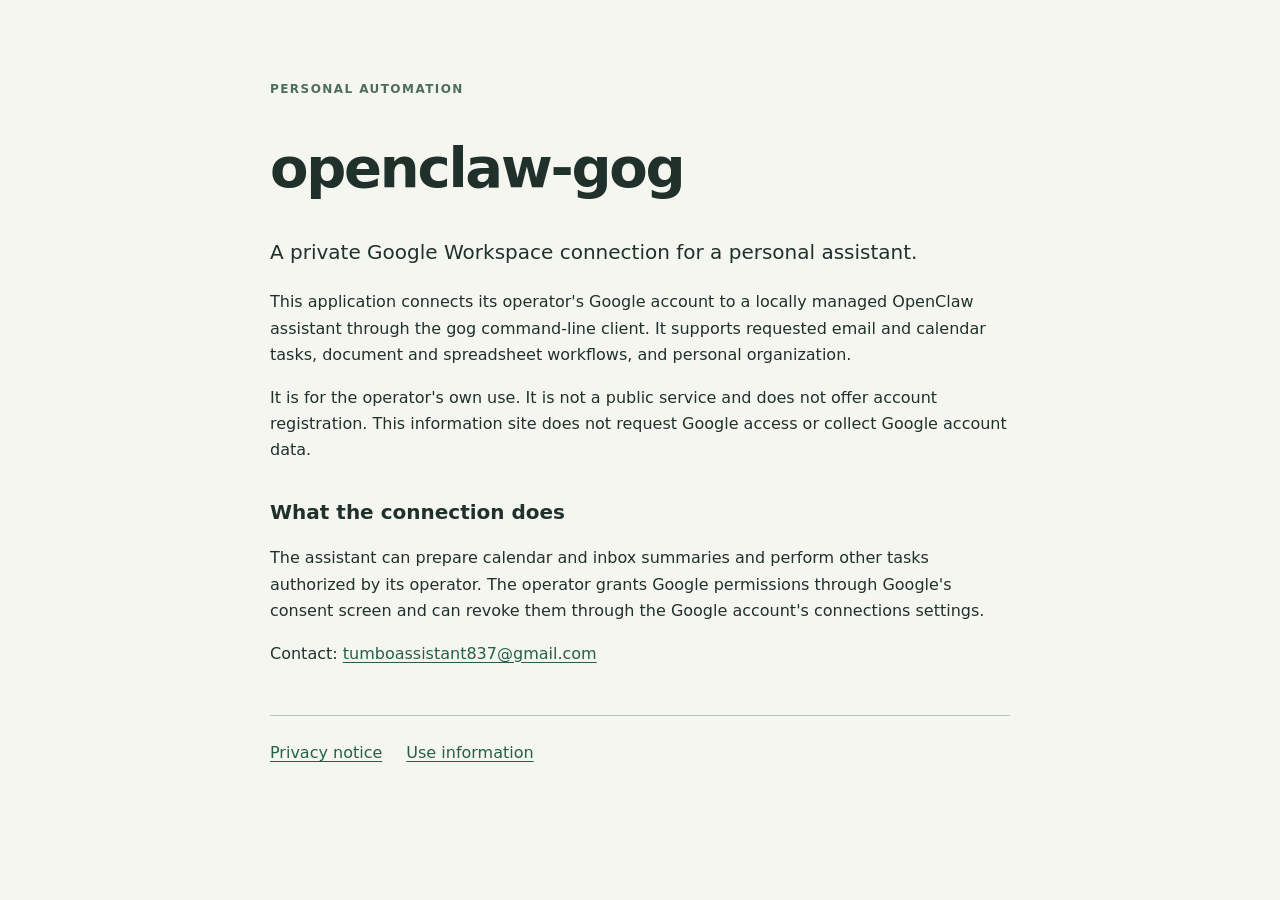
<file: index.html>
<!doctype html>
<html lang="en"><head><meta charset="utf-8"><meta name="viewport" content="width=device-width,initial-scale=1"><meta name="robots" content="noindex"><title>openclaw-gog — Personal workspace assistant</title><link rel="stylesheet" href="style.css"></head>
<body><main><p class="eyebrow">Personal automation</p><h1>openclaw-gog</h1><p class="lead">A private Google Workspace connection for a personal assistant.</p><p>This application connects its operator's Google account to a locally managed OpenClaw assistant through the gog command-line client. It supports requested email and calendar tasks, document and spreadsheet workflows, and personal organization.</p><p>It is for the operator's own use. It is not a public service and does not offer account registration. This information site does not request Google access or collect Google account data.</p><h2>What the connection does</h2><p>The assistant can prepare calendar and inbox summaries and perform other tasks authorized by its operator. The operator grants Google permissions through Google's consent screen and can revoke them through the Google account's connections settings.</p><p>Contact: <a href="mailto:tumboassistant837@gmail.com">tumboassistant837@gmail.com</a></p><nav><a href="privacy.html">Privacy notice</a><a href="terms.html">Use information</a></nav></main></body></html>
</file>
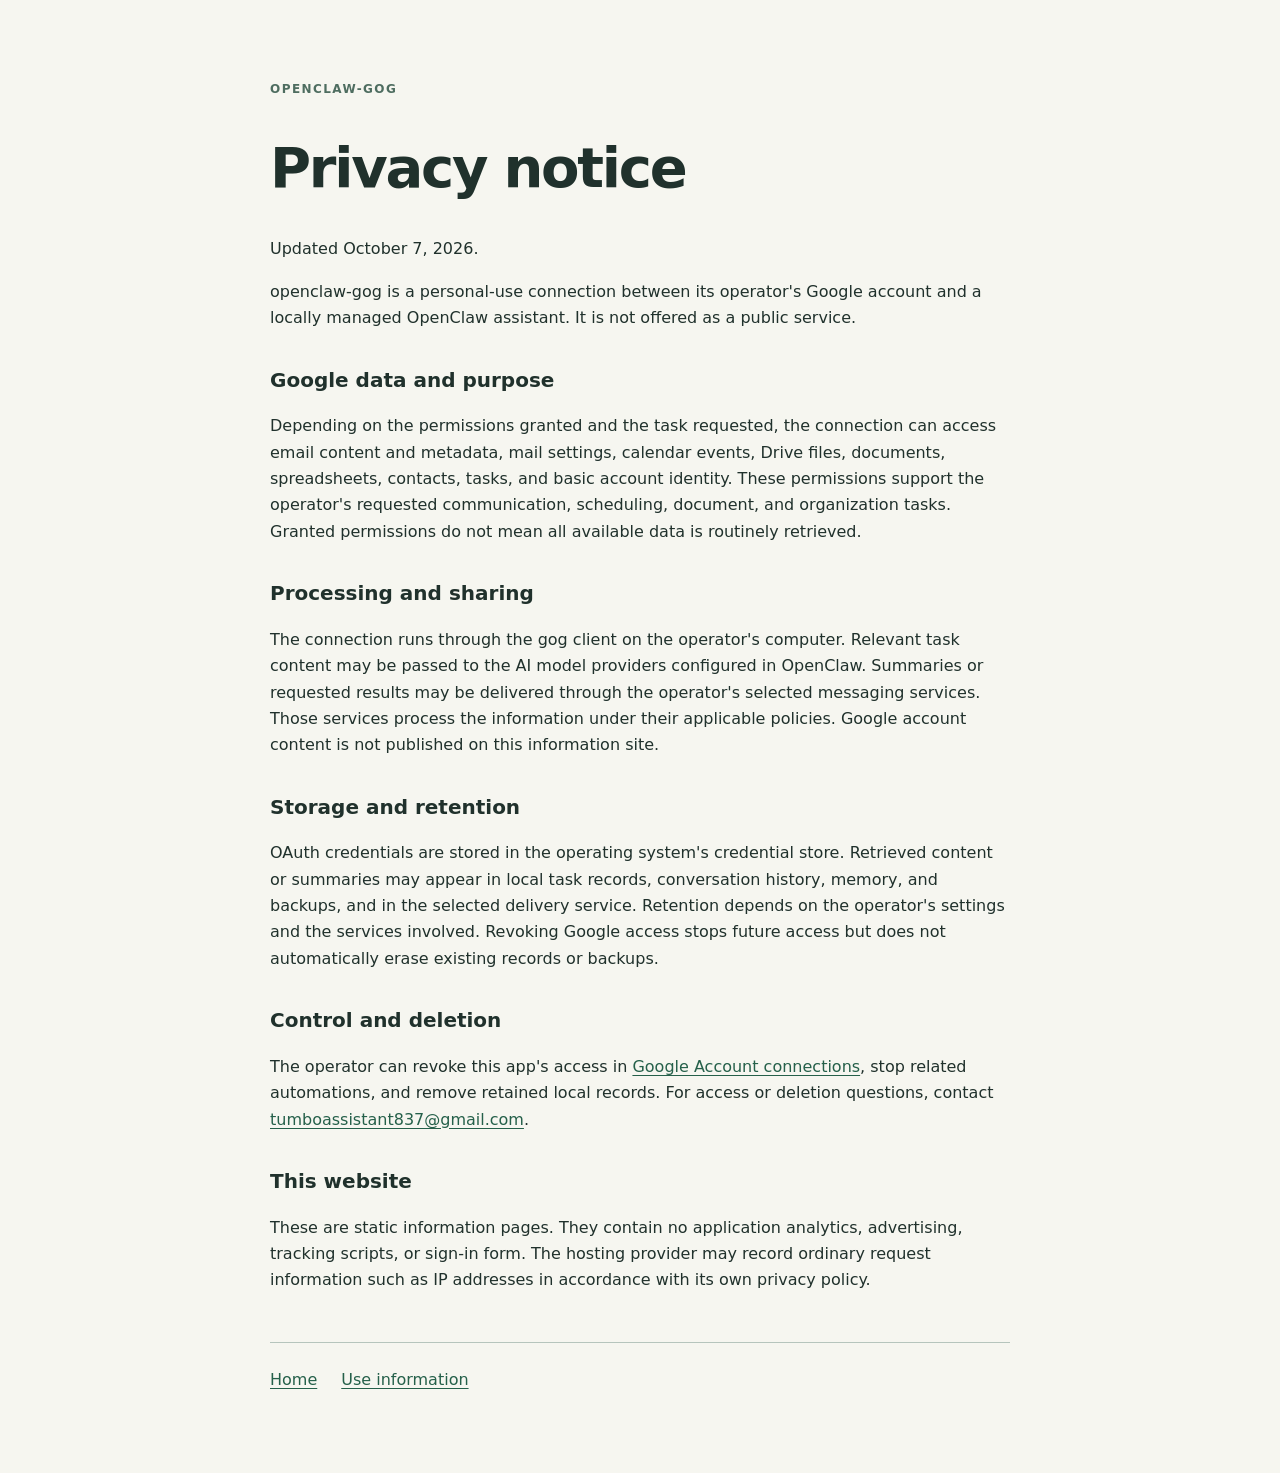
<file: privacy.html>
<!doctype html>
<html lang="en"><head><meta charset="utf-8"><meta name="viewport" content="width=device-width,initial-scale=1"><meta name="robots" content="noindex"><title>Privacy notice — openclaw-gog</title><link rel="stylesheet" href="style.css"></head>
<body><main><p class="eyebrow">openclaw-gog</p><h1>Privacy notice</h1><p>Updated October 7, 2026.</p><p>openclaw-gog is a personal-use connection between its operator's Google account and a locally managed OpenClaw assistant. It is not offered as a public service.</p><h2>Google data and purpose</h2><p>Depending on the permissions granted and the task requested, the connection can access email content and metadata, mail settings, calendar events, Drive files, documents, spreadsheets, contacts, tasks, and basic account identity. These permissions support the operator's requested communication, scheduling, document, and organization tasks. Granted permissions do not mean all available data is routinely retrieved.</p><h2>Processing and sharing</h2><p>The connection runs through the gog client on the operator's computer. Relevant task content may be passed to the AI model providers configured in OpenClaw. Summaries or requested results may be delivered through the operator's selected messaging services. Those services process the information under their applicable policies. Google account content is not published on this information site.</p><h2>Storage and retention</h2><p>OAuth credentials are stored in the operating system's credential store. Retrieved content or summaries may appear in local task records, conversation history, memory, and backups, and in the selected delivery service. Retention depends on the operator's settings and the services involved. Revoking Google access stops future access but does not automatically erase existing records or backups.</p><h2>Control and deletion</h2><p>The operator can revoke this app's access in <a href="https://myaccount.google.com/connections">Google Account connections</a>, stop related automations, and remove retained local records. For access or deletion questions, contact <a href="mailto:tumboassistant837@gmail.com">tumboassistant837@gmail.com</a>.</p><h2>This website</h2><p>These are static information pages. They contain no application analytics, advertising, tracking scripts, or sign-in form. The hosting provider may record ordinary request information such as IP addresses in accordance with its own privacy policy.</p><nav><a href="index.html">Home</a><a href="terms.html">Use information</a></nav></main></body></html>
</file>
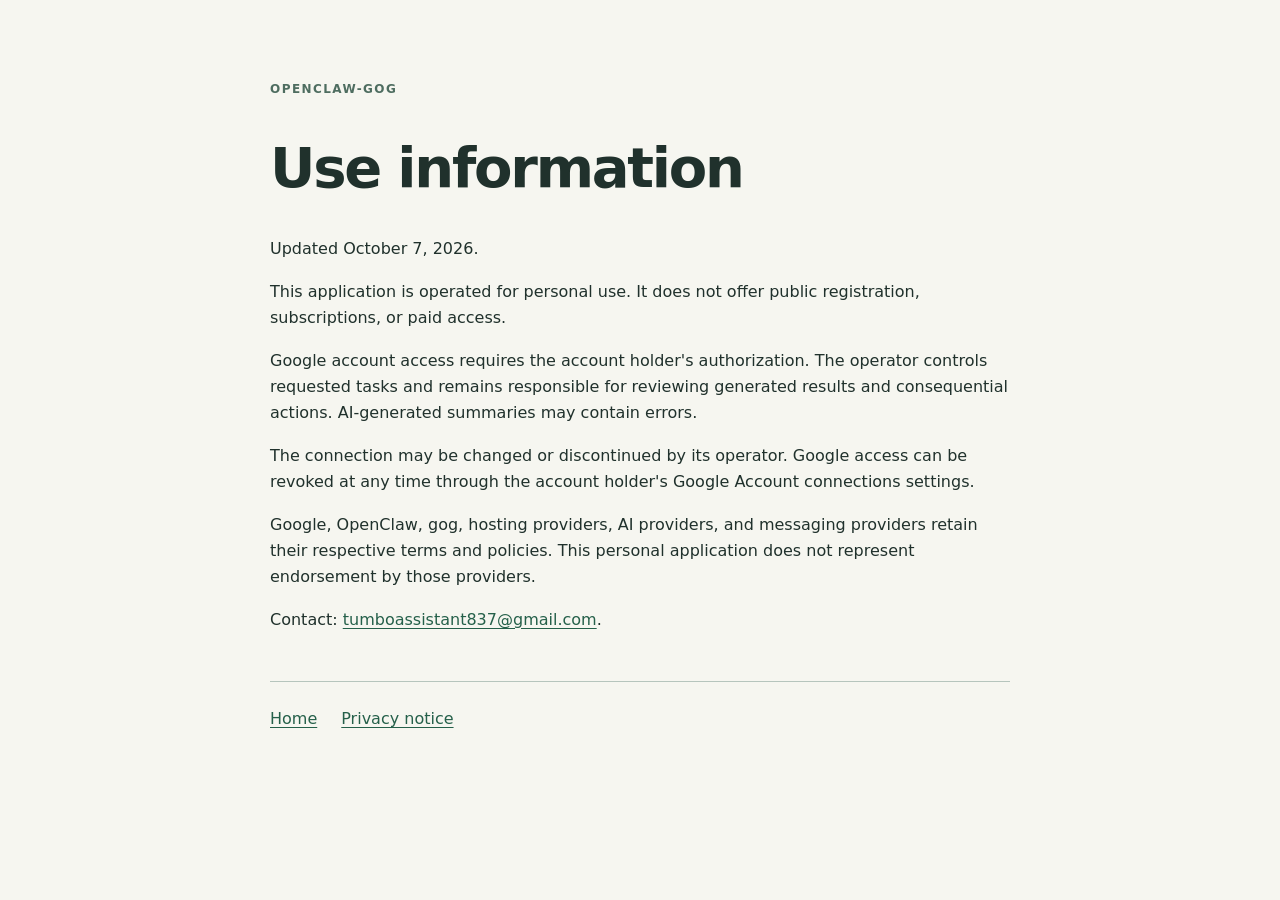
<file: terms.html>
<!doctype html>
<html lang="en"><head><meta charset="utf-8"><meta name="viewport" content="width=device-width,initial-scale=1"><meta name="robots" content="noindex"><title>Use information — openclaw-gog</title><link rel="stylesheet" href="style.css"></head>
<body><main><p class="eyebrow">openclaw-gog</p><h1>Use information</h1><p>Updated October 7, 2026.</p><p>This application is operated for personal use. It does not offer public registration, subscriptions, or paid access.</p><p>Google account access requires the account holder's authorization. The operator controls requested tasks and remains responsible for reviewing generated results and consequential actions. AI-generated summaries may contain errors.</p><p>The connection may be changed or discontinued by its operator. Google access can be revoked at any time through the account holder's Google Account connections settings.</p><p>Google, OpenClaw, gog, hosting providers, AI providers, and messaging providers retain their respective terms and policies. This personal application does not represent endorsement by those providers.</p><p>Contact: <a href="mailto:tumboassistant837@gmail.com">tumboassistant837@gmail.com</a>.</p><nav><a href="index.html">Home</a><a href="privacy.html">Privacy notice</a></nav></main></body></html>
</file>
<file: style.css>
:root{color-scheme:light dark;font-family:system-ui,-apple-system,BlinkMacSystemFont,"Segoe UI",sans-serif;line-height:1.65;color:#20312c;background:#f6f6f0}*{box-sizing:border-box}body{margin:0;padding:2rem 1.25rem}main{max-width:740px;margin:3rem auto}h1{font-size:clamp(2.2rem,6vw,3.5rem);line-height:1.1;letter-spacing:-.04em}h2{font-size:1.25rem;margin-top:2rem}.eyebrow{text-transform:uppercase;letter-spacing:.12em;font-size:.75rem;font-weight:700;color:#4e6d60}.lead{font-size:1.25rem}a{color:#25604a;text-underline-offset:.2em}nav{display:flex;gap:1.5rem;flex-wrap:wrap;margin-top:3rem;padding-top:1.5rem;border-top:1px solid #b6c5bd}@media(prefers-color-scheme:dark){:root{background:#17221e;color:#e3ebe6}.eyebrow{color:#b4c7bc}a{color:#a0d9bb}nav{border-color:#42564a}}
</file>
